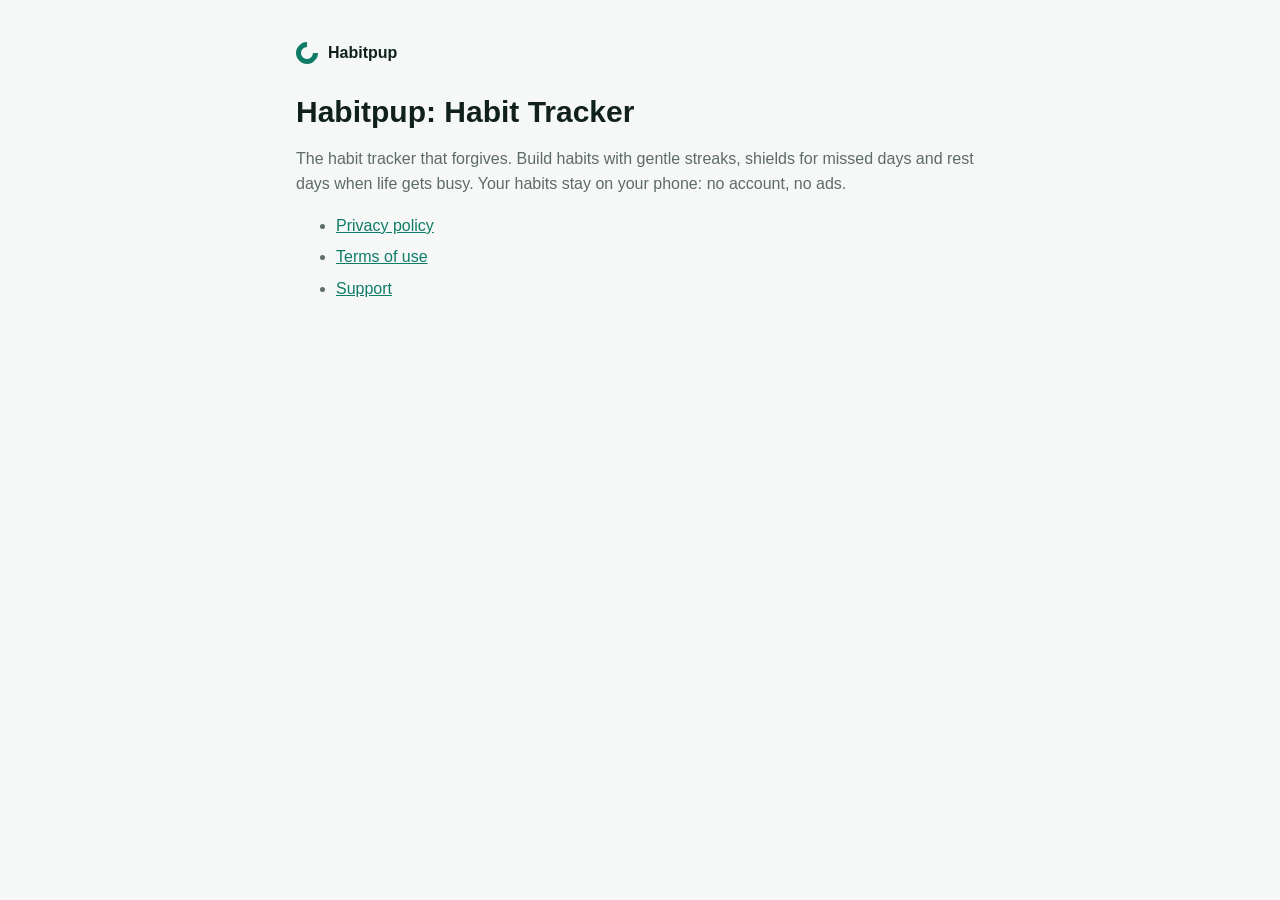
<file: index.html>
<!doctype html>
<html lang="en"><head><meta charset="utf-8"><meta name="viewport" content="width=device-width,initial-scale=1">
<title>Habitpup</title><meta name="description" content="Habitpup, the habit tracker that forgives: privacy policy, terms of use and support.">
<link rel="stylesheet" href="style.css"></head>
<body><main>
<div class="brand"><span class="ring"></span>Habitpup</div>
<h1>Habitpup: Habit Tracker</h1>
<p>The habit tracker that forgives. Build habits with gentle streaks, shields for missed days and rest days when life gets busy. Your habits stay on your phone: no account, no ads.</p>
<ul>
<li><a href="privacy/">Privacy policy</a></li>
<li><a href="terms/">Terms of use</a></li>
<li><a href="support/">Support</a></li>
</ul>
</main></body></html>
</file>
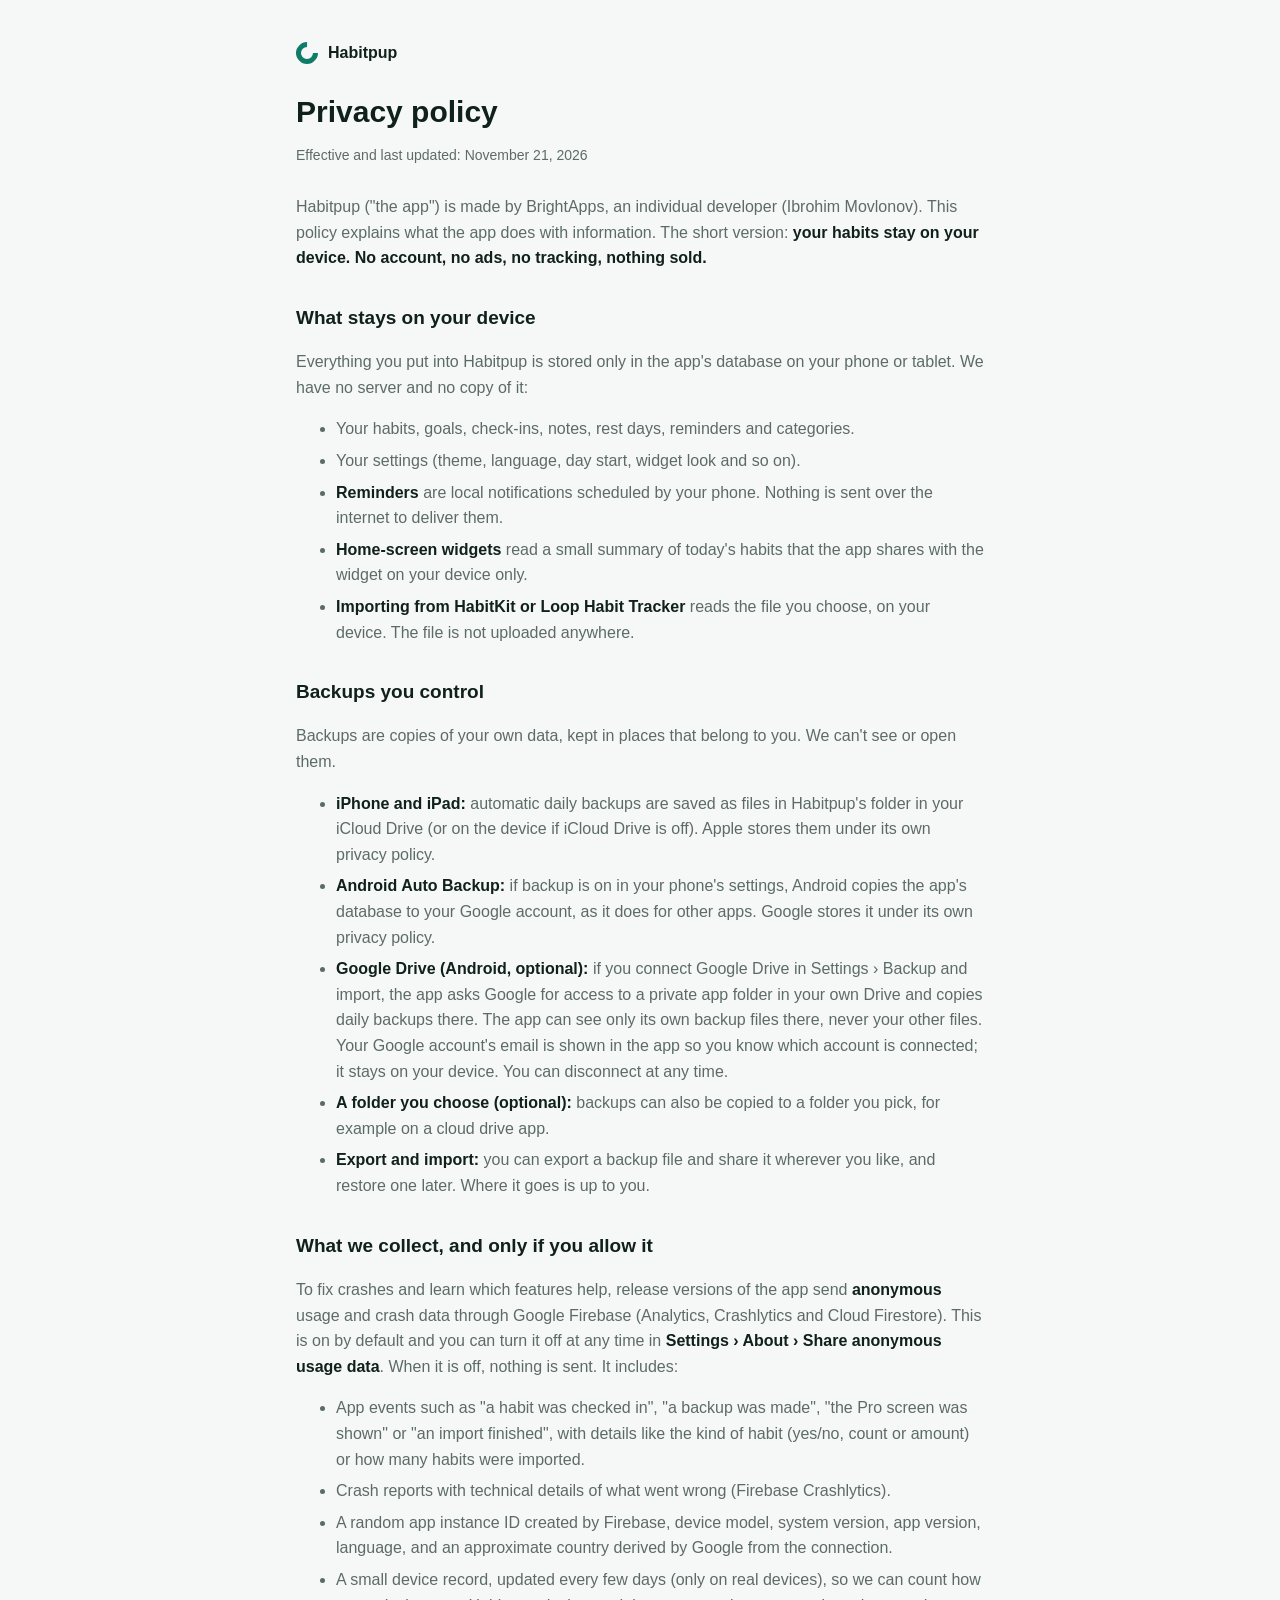
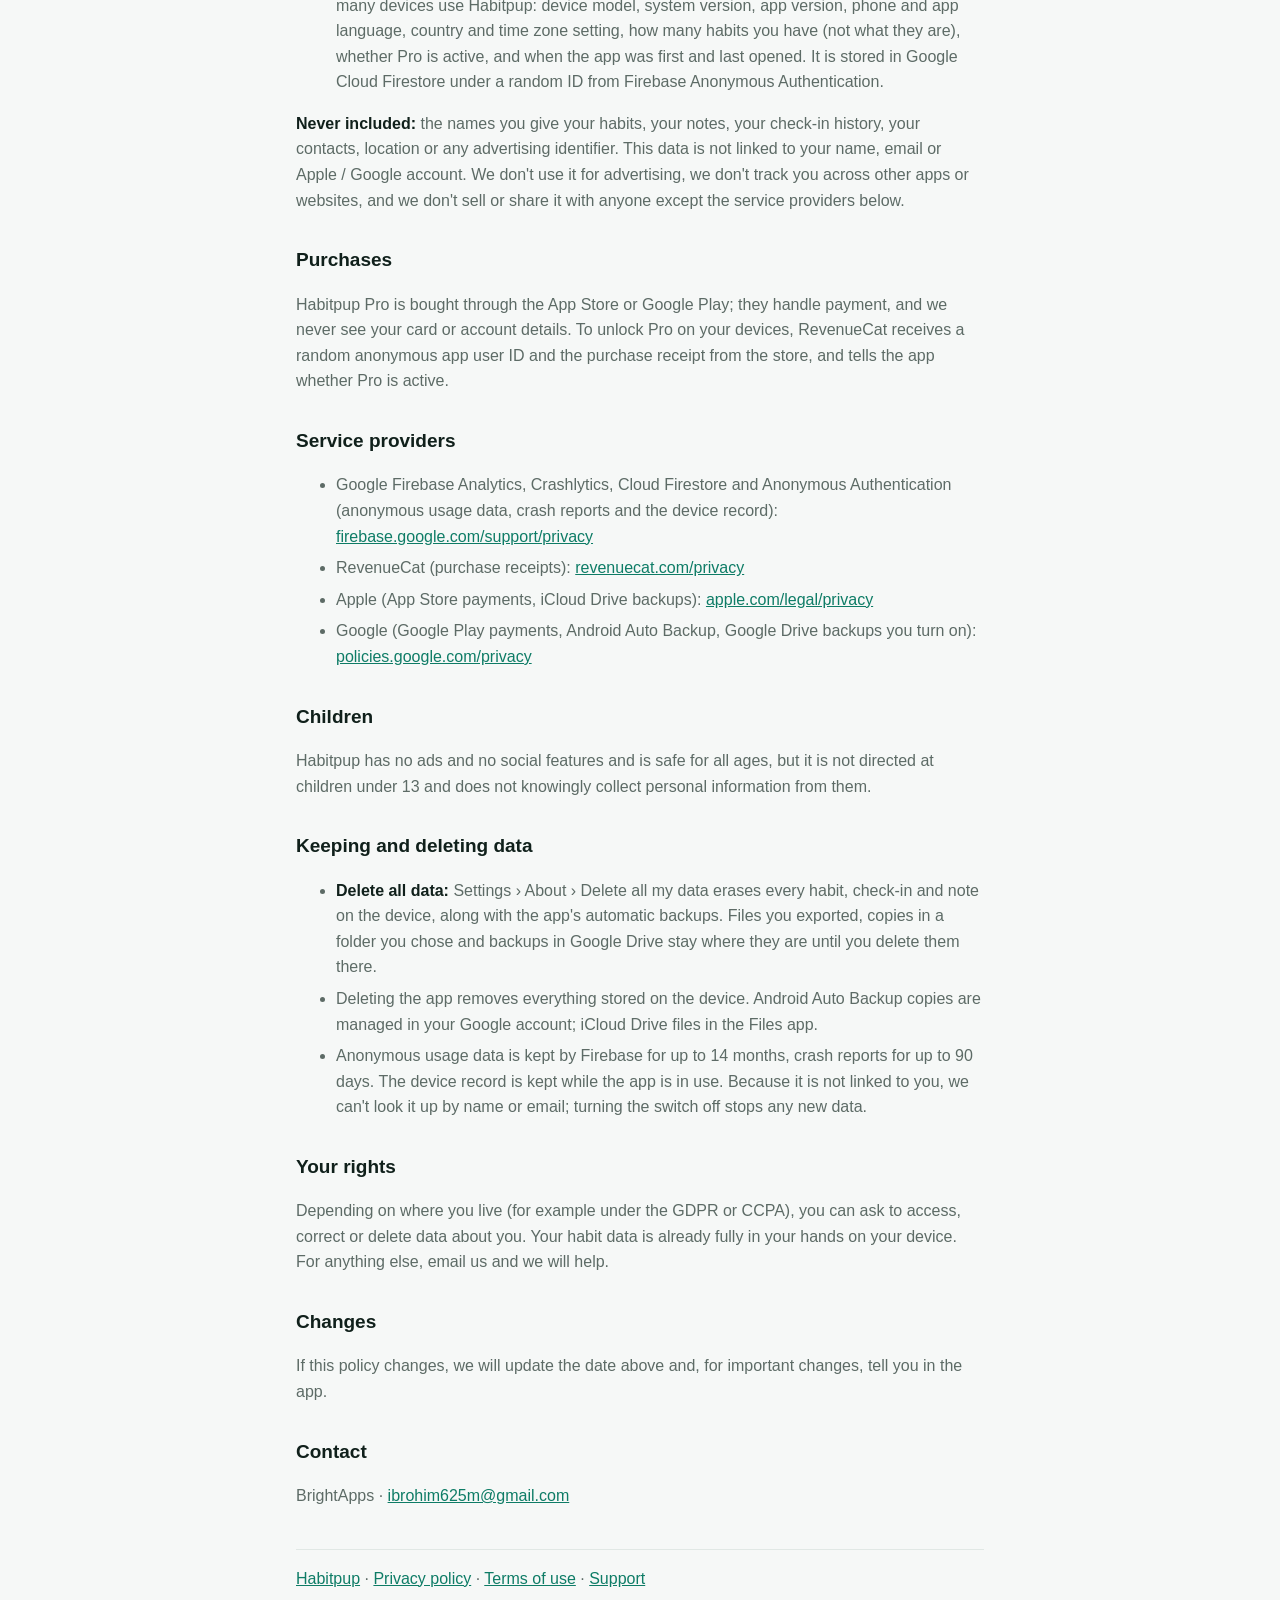
<file: privacy/index.html>
<!doctype html>
<html lang="en"><head><meta charset="utf-8"><meta name="viewport" content="width=device-width,initial-scale=1">
<title>Habitpup Privacy</title><meta name="description" content="How Habitpup handles your data: habits stay on your device, no account, no ads.">
<link rel="stylesheet" href="../style.css"></head>
<body><main>
<div class="brand"><span class="ring"></span>Habitpup</div>
<h1>Privacy policy</h1>
<p class="meta">Effective and last updated: November 21, 2026</p>

<p>Habitpup ("the app") is made by BrightApps, an individual developer (Ibrohim Movlonov). This policy explains what the app does with information. The short version: <strong>your habits stay on your device. No account, no ads, no tracking, nothing sold.</strong></p>

<h2>What stays on your device</h2>
<p>Everything you put into Habitpup is stored only in the app's database on your phone or tablet. We have no server and no copy of it:</p>
<ul>
<li>Your habits, goals, check-ins, notes, rest days, reminders and categories.</li>
<li>Your settings (theme, language, day start, widget look and so on).</li>
<li><strong>Reminders</strong> are local notifications scheduled by your phone. Nothing is sent over the internet to deliver them.</li>
<li><strong>Home-screen widgets</strong> read a small summary of today's habits that the app shares with the widget on your device only.</li>
<li><strong>Importing from HabitKit or Loop Habit Tracker</strong> reads the file you choose, on your device. The file is not uploaded anywhere.</li>
</ul>

<h2>Backups you control</h2>
<p>Backups are copies of your own data, kept in places that belong to you. We can't see or open them.</p>
<ul>
<li><strong>iPhone and iPad:</strong> automatic daily backups are saved as files in Habitpup's folder in your iCloud Drive (or on the device if iCloud Drive is off). Apple stores them under its own privacy policy.</li>
<li><strong>Android Auto Backup:</strong> if backup is on in your phone's settings, Android copies the app's database to your Google account, as it does for other apps. Google stores it under its own privacy policy.</li>
<li><strong>Google Drive (Android, optional):</strong> if you connect Google Drive in Settings › Backup and import, the app asks Google for access to a private app folder in your own Drive and copies daily backups there. The app can see only its own backup files there, never your other files. Your Google account's email is shown in the app so you know which account is connected; it stays on your device. You can disconnect at any time.</li>
<li><strong>A folder you choose (optional):</strong> backups can also be copied to a folder you pick, for example on a cloud drive app.</li>
<li><strong>Export and import:</strong> you can export a backup file and share it wherever you like, and restore one later. Where it goes is up to you.</li>
</ul>

<h2>What we collect, and only if you allow it</h2>
<p>To fix crashes and learn which features help, release versions of the app send <strong>anonymous</strong> usage and crash data through Google Firebase (Analytics, Crashlytics and Cloud Firestore). This is on by default and you can turn it off at any time in <strong>Settings › About › Share anonymous usage data</strong>. When it is off, nothing is sent. It includes:</p>
<ul>
<li>App events such as "a habit was checked in", "a backup was made", "the Pro screen was shown" or "an import finished", with details like the kind of habit (yes/no, count or amount) or how many habits were imported.</li>
<li>Crash reports with technical details of what went wrong (Firebase Crashlytics).</li>
<li>A random app instance ID created by Firebase, device model, system version, app version, language, and an approximate country derived by Google from the connection.</li>
<li>A small device record, updated every few days (only on real devices), so we can count how many devices use Habitpup: device model, system version, app version, phone and app language, country and time zone setting, how many habits you have (not what they are), whether Pro is active, and when the app was first and last opened. It is stored in Google Cloud Firestore under a random ID from Firebase Anonymous Authentication.</li>
</ul>
<p><strong>Never included:</strong> the names you give your habits, your notes, your check-in history, your contacts, location or any advertising identifier. This data is not linked to your name, email or Apple / Google account. We don't use it for advertising, we don't track you across other apps or websites, and we don't sell or share it with anyone except the service providers below.</p>

<h2>Purchases</h2>
<p>Habitpup Pro is bought through the App Store or Google Play; they handle payment, and we never see your card or account details. To unlock Pro on your devices, RevenueCat receives a random anonymous app user ID and the purchase receipt from the store, and tells the app whether Pro is active.</p>

<h2>Service providers</h2>
<ul>
<li>Google Firebase Analytics, Crashlytics, Cloud Firestore and Anonymous Authentication (anonymous usage data, crash reports and the device record): <a href="https://firebase.google.com/support/privacy">firebase.google.com/support/privacy</a></li>
<li>RevenueCat (purchase receipts): <a href="https://www.revenuecat.com/privacy">revenuecat.com/privacy</a></li>
<li>Apple (App Store payments, iCloud Drive backups): <a href="https://www.apple.com/legal/privacy/">apple.com/legal/privacy</a></li>
<li>Google (Google Play payments, Android Auto Backup, Google Drive backups you turn on): <a href="https://policies.google.com/privacy">policies.google.com/privacy</a></li>
</ul>

<h2>Children</h2>
<p>Habitpup has no ads and no social features and is safe for all ages, but it is not directed at children under 13 and does not knowingly collect personal information from them.</p>

<h2>Keeping and deleting data</h2>
<ul>
<li><strong>Delete all data:</strong> Settings › About › Delete all my data erases every habit, check-in and note on the device, along with the app's automatic backups. Files you exported, copies in a folder you chose and backups in Google Drive stay where they are until you delete them there.</li>
<li>Deleting the app removes everything stored on the device. Android Auto Backup copies are managed in your Google account; iCloud Drive files in the Files app.</li>
<li>Anonymous usage data is kept by Firebase for up to 14 months, crash reports for up to 90 days. The device record is kept while the app is in use. Because it is not linked to you, we can't look it up by name or email; turning the switch off stops any new data.</li>
</ul>

<h2>Your rights</h2>
<p>Depending on where you live (for example under the GDPR or CCPA), you can ask to access, correct or delete data about you. Your habit data is already fully in your hands on your device. For anything else, email us and we will help.</p>

<h2>Changes</h2>
<p>If this policy changes, we will update the date above and, for important changes, tell you in the app.</p>

<h2>Contact</h2>
<p>BrightApps · <a href="mailto:ibrohim625m@gmail.com">ibrohim625m@gmail.com</a></p>
<hr><p><a href="../">Habitpup</a> · <a href="../privacy/">Privacy policy</a> · <a href="../terms/">Terms of use</a> · <a href="../support/">Support</a></p>
</main></body></html>
</file>
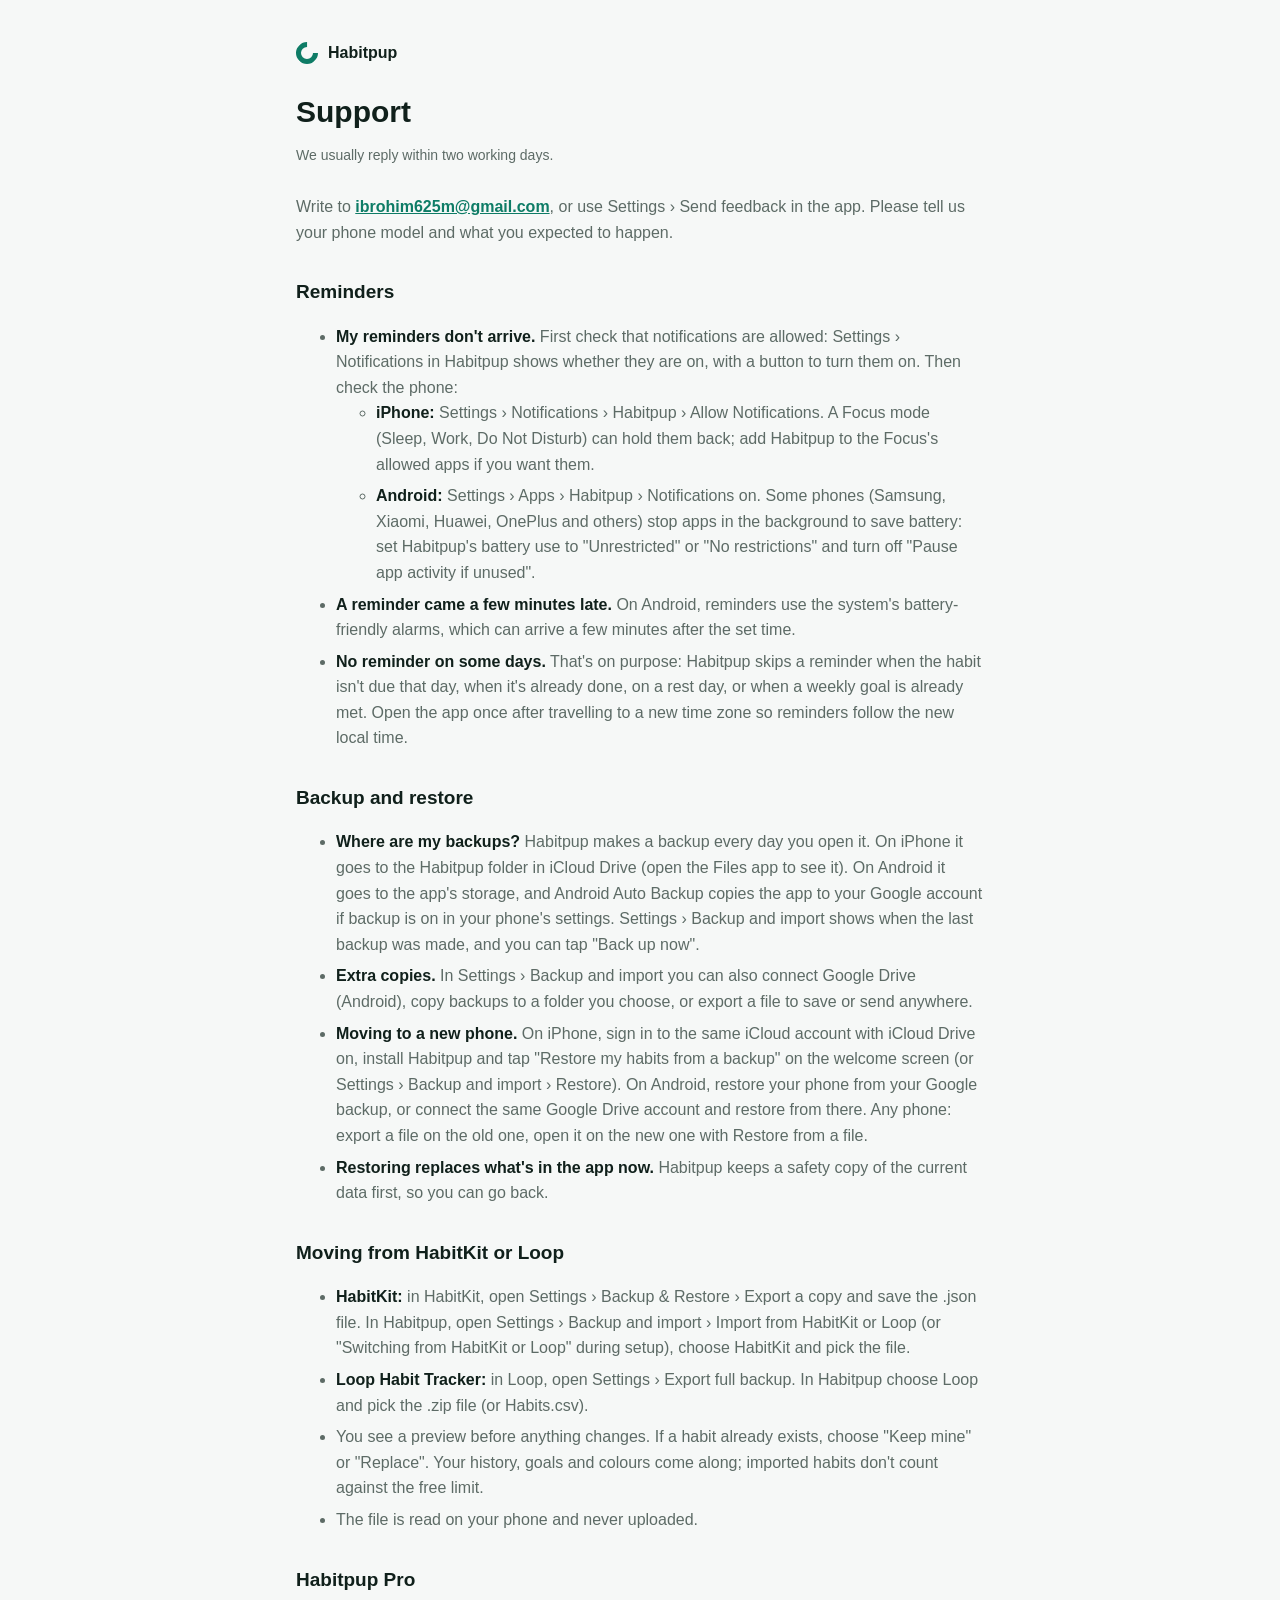
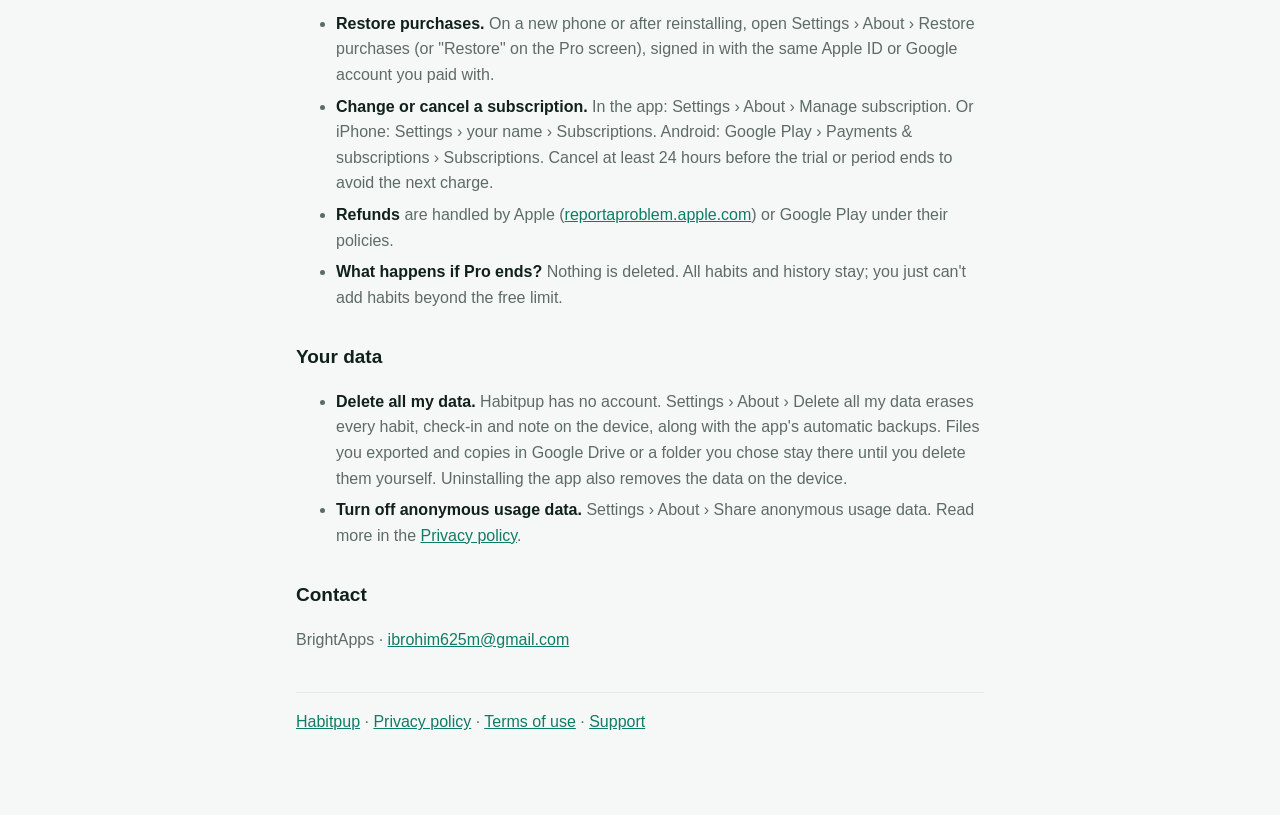
<file: support/index.html>
<!doctype html>
<html lang="en"><head><meta charset="utf-8"><meta name="viewport" content="width=device-width,initial-scale=1">
<title>Habitpup Support</title><meta name="description" content="Help with Habitpup: reminders, backup and restore, moving from HabitKit or Loop, Pro and contact.">
<link rel="stylesheet" href="../style.css"></head>
<body><main>
<div class="brand"><span class="ring"></span>Habitpup</div>
<h1>Support</h1>
<p class="meta">We usually reply within two working days.</p>
<p>Write to <strong><a href="mailto:ibrohim625m@gmail.com?subject=Habitpup%20support">ibrohim625m@gmail.com</a></strong>, or use Settings › Send feedback in the app. Please tell us your phone model and what you expected to happen.</p>

<h2>Reminders</h2>
<ul>
<li><strong>My reminders don't arrive.</strong> First check that notifications are allowed: Settings › Notifications in Habitpup shows whether they are on, with a button to turn them on. Then check the phone:
<ul>
<li><strong>iPhone:</strong> Settings › Notifications › Habitpup › Allow Notifications. A Focus mode (Sleep, Work, Do Not Disturb) can hold them back; add Habitpup to the Focus's allowed apps if you want them.</li>
<li><strong>Android:</strong> Settings › Apps › Habitpup › Notifications on. Some phones (Samsung, Xiaomi, Huawei, OnePlus and others) stop apps in the background to save battery: set Habitpup's battery use to "Unrestricted" or "No restrictions" and turn off "Pause app activity if unused".</li>
</ul></li>
<li><strong>A reminder came a few minutes late.</strong> On Android, reminders use the system's battery-friendly alarms, which can arrive a few minutes after the set time.</li>
<li><strong>No reminder on some days.</strong> That's on purpose: Habitpup skips a reminder when the habit isn't due that day, when it's already done, on a rest day, or when a weekly goal is already met. Open the app once after travelling to a new time zone so reminders follow the new local time.</li>
</ul>

<h2>Backup and restore</h2>
<ul>
<li><strong>Where are my backups?</strong> Habitpup makes a backup every day you open it. On iPhone it goes to the Habitpup folder in iCloud Drive (open the Files app to see it). On Android it goes to the app's storage, and Android Auto Backup copies the app to your Google account if backup is on in your phone's settings. Settings › Backup and import shows when the last backup was made, and you can tap "Back up now".</li>
<li><strong>Extra copies.</strong> In Settings › Backup and import you can also connect Google Drive (Android), copy backups to a folder you choose, or export a file to save or send anywhere.</li>
<li><strong>Moving to a new phone.</strong> On iPhone, sign in to the same iCloud account with iCloud Drive on, install Habitpup and tap "Restore my habits from a backup" on the welcome screen (or Settings › Backup and import › Restore). On Android, restore your phone from your Google backup, or connect the same Google Drive account and restore from there. Any phone: export a file on the old one, open it on the new one with Restore from a file.</li>
<li><strong>Restoring replaces what's in the app now.</strong> Habitpup keeps a safety copy of the current data first, so you can go back.</li>
</ul>

<h2>Moving from HabitKit or Loop</h2>
<ul>
<li><strong>HabitKit:</strong> in HabitKit, open Settings › Backup &amp; Restore › Export a copy and save the .json file. In Habitpup, open Settings › Backup and import › Import from HabitKit or Loop (or "Switching from HabitKit or Loop" during setup), choose HabitKit and pick the file.</li>
<li><strong>Loop Habit Tracker:</strong> in Loop, open Settings › Export full backup. In Habitpup choose Loop and pick the .zip file (or Habits.csv).</li>
<li>You see a preview before anything changes. If a habit already exists, choose "Keep mine" or "Replace". Your history, goals and colours come along; imported habits don't count against the free limit.</li>
<li>The file is read on your phone and never uploaded.</li>
</ul>

<h2>Habitpup Pro</h2>
<ul>
<li><strong>Restore purchases.</strong> On a new phone or after reinstalling, open Settings › About › Restore purchases (or "Restore" on the Pro screen), signed in with the same Apple ID or Google account you paid with.</li>
<li><strong>Change or cancel a subscription.</strong> In the app: Settings › About › Manage subscription. Or iPhone: Settings › your name › Subscriptions. Android: Google Play › Payments &amp; subscriptions › Subscriptions. Cancel at least 24 hours before the trial or period ends to avoid the next charge.</li>
<li><strong>Refunds</strong> are handled by Apple (<a href="https://reportaproblem.apple.com">reportaproblem.apple.com</a>) or Google Play under their policies.</li>
<li><strong>What happens if Pro ends?</strong> Nothing is deleted. All habits and history stay; you just can't add habits beyond the free limit.</li>
</ul>

<h2>Your data</h2>
<ul>
<li><strong>Delete all my data.</strong> Habitpup has no account. Settings › About › Delete all my data erases every habit, check-in and note on the device, along with the app's automatic backups. Files you exported and copies in Google Drive or a folder you chose stay there until you delete them yourself. Uninstalling the app also removes the data on the device.</li>
<li><strong>Turn off anonymous usage data.</strong> Settings › About › Share anonymous usage data. Read more in the <a href="../privacy/">Privacy policy</a>.</li>
</ul>

<h2>Contact</h2>
<p>BrightApps · <a href="mailto:ibrohim625m@gmail.com?subject=Habitpup%20support">ibrohim625m@gmail.com</a></p>
<hr><p><a href="../">Habitpup</a> · <a href="../privacy/">Privacy policy</a> · <a href="../terms/">Terms of use</a> · <a href="../support/">Support</a></p>
</main></body></html>
</file>
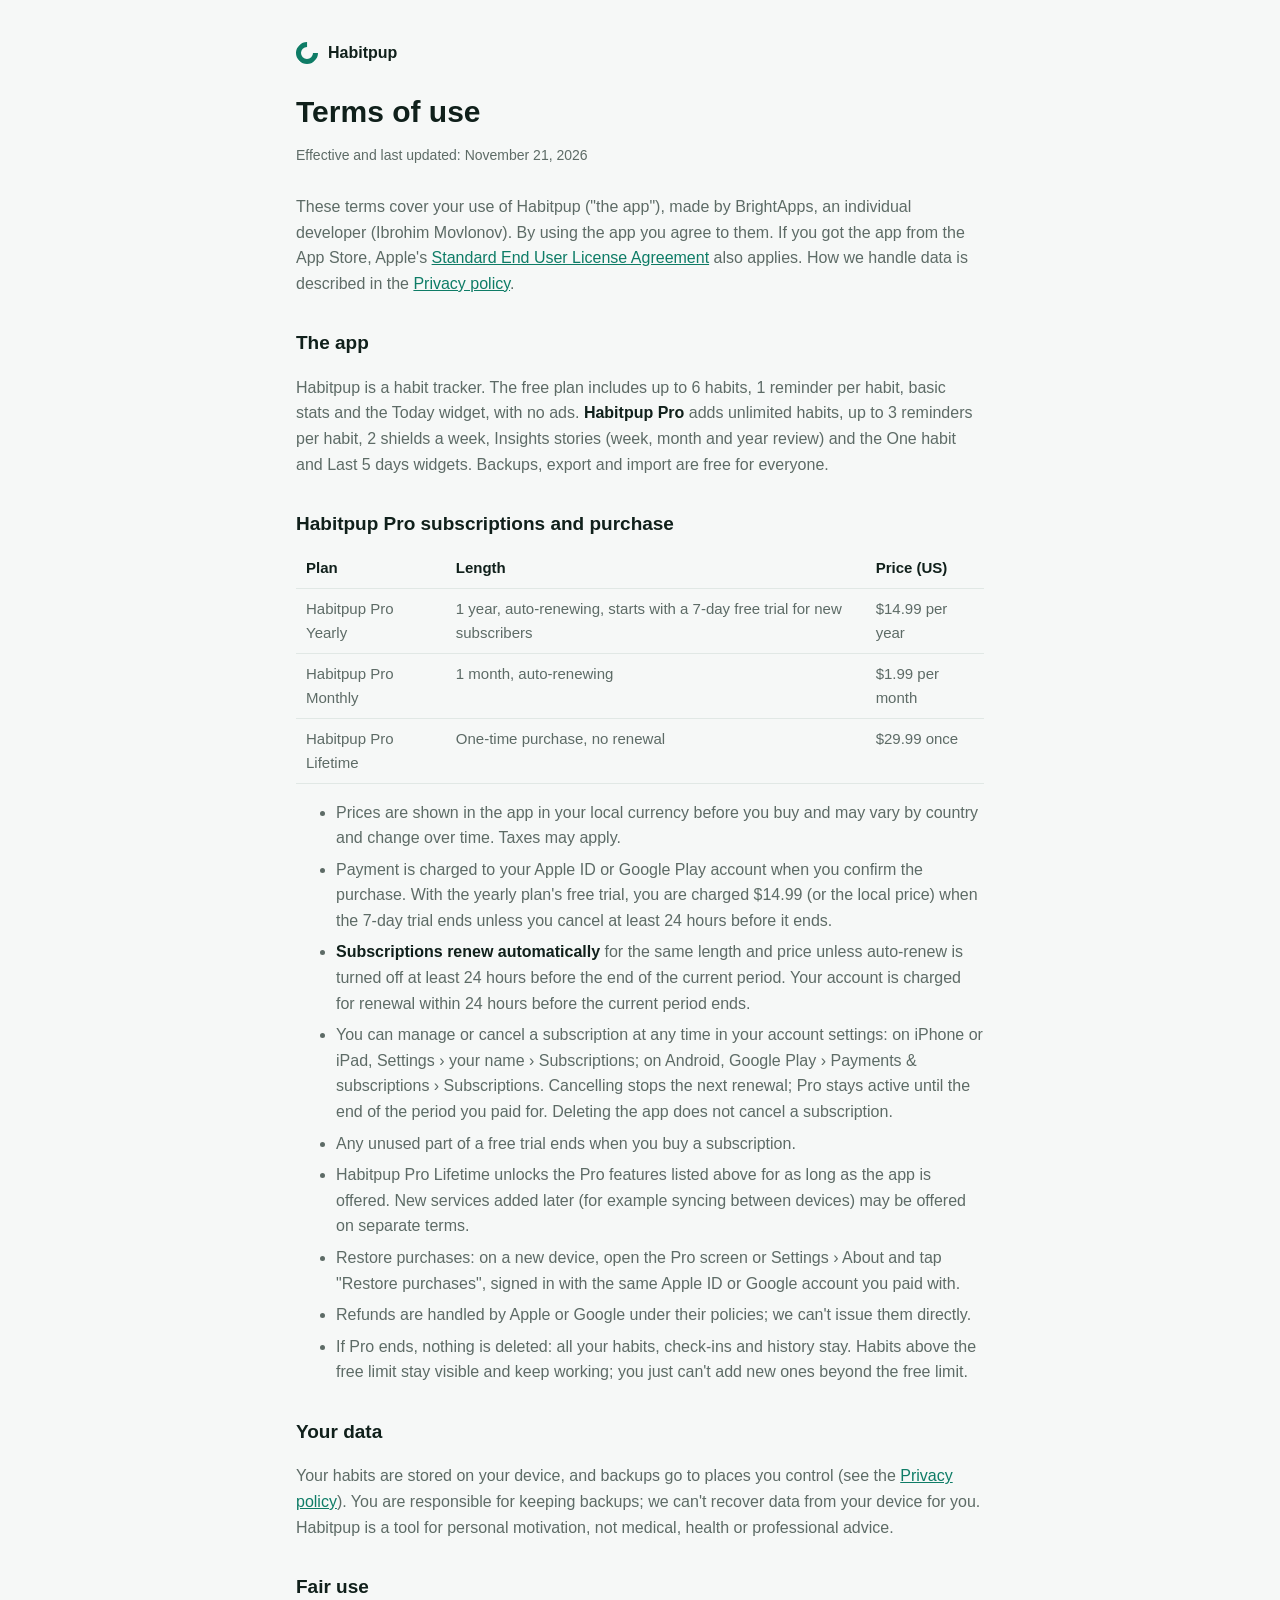
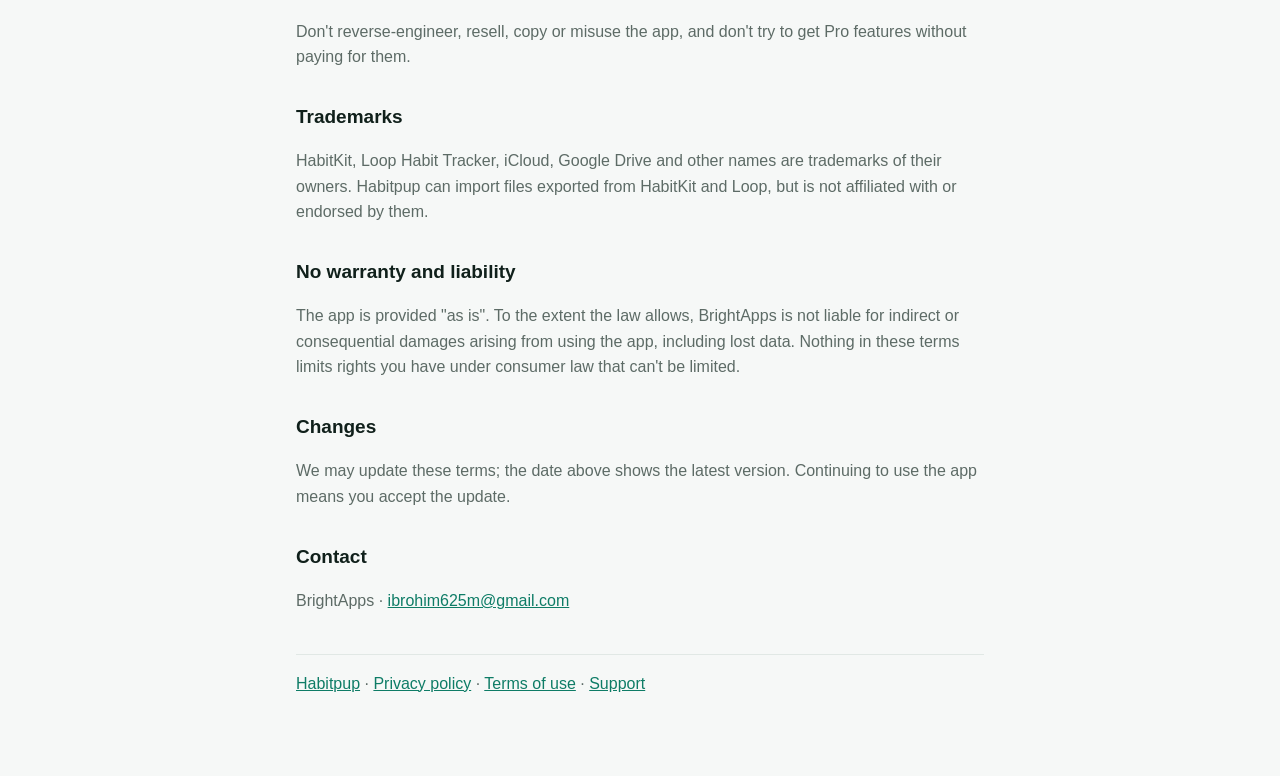
<file: terms/index.html>
<!doctype html>
<html lang="en"><head><meta charset="utf-8"><meta name="viewport" content="width=device-width,initial-scale=1">
<title>Habitpup Terms</title><meta name="description" content="Terms of use for Habitpup, including Habitpup Pro subscription terms.">
<link rel="stylesheet" href="../style.css"></head>
<body><main>
<div class="brand"><span class="ring"></span>Habitpup</div>
<h1>Terms of use</h1>
<p class="meta">Effective and last updated: November 21, 2026</p>

<p>These terms cover your use of Habitpup ("the app"), made by BrightApps, an individual developer (Ibrohim Movlonov). By using the app you agree to them. If you got the app from the App Store, Apple's <a href="https://www.apple.com/legal/internet-services/itunes/dev/stdeula/">Standard End User License Agreement</a> also applies. How we handle data is described in the <a href="../privacy/">Privacy policy</a>.</p>

<h2>The app</h2>
<p>Habitpup is a habit tracker. The free plan includes up to 6 habits, 1 reminder per habit, basic stats and the Today widget, with no ads. <strong>Habitpup Pro</strong> adds unlimited habits, up to 3 reminders per habit, 2 shields a week, Insights stories (week, month and year review) and the One habit and Last 5 days widgets. Backups, export and import are free for everyone.</p>

<h2>Habitpup Pro subscriptions and purchase</h2>
<table>
<tr><th>Plan</th><th>Length</th><th>Price (US)</th></tr>
<tr><td>Habitpup Pro Yearly</td><td>1 year, auto-renewing, starts with a 7-day free trial for new subscribers</td><td>$14.99 per year</td></tr>
<tr><td>Habitpup Pro Monthly</td><td>1 month, auto-renewing</td><td>$1.99 per month</td></tr>
<tr><td>Habitpup Pro Lifetime</td><td>One-time purchase, no renewal</td><td>$29.99 once</td></tr>
</table>
<ul>
<li>Prices are shown in the app in your local currency before you buy and may vary by country and change over time. Taxes may apply.</li>
<li>Payment is charged to your Apple ID or Google Play account when you confirm the purchase. With the yearly plan's free trial, you are charged $14.99 (or the local price) when the 7-day trial ends unless you cancel at least 24 hours before it ends.</li>
<li><strong>Subscriptions renew automatically</strong> for the same length and price unless auto-renew is turned off at least 24 hours before the end of the current period. Your account is charged for renewal within 24 hours before the current period ends.</li>
<li>You can manage or cancel a subscription at any time in your account settings: on iPhone or iPad, Settings › your name › Subscriptions; on Android, Google Play › Payments &amp; subscriptions › Subscriptions. Cancelling stops the next renewal; Pro stays active until the end of the period you paid for. Deleting the app does not cancel a subscription.</li>
<li>Any unused part of a free trial ends when you buy a subscription.</li>
<li>Habitpup Pro Lifetime unlocks the Pro features listed above for as long as the app is offered. New services added later (for example syncing between devices) may be offered on separate terms.</li>
<li>Restore purchases: on a new device, open the Pro screen or Settings › About and tap "Restore purchases", signed in with the same Apple ID or Google account you paid with.</li>
<li>Refunds are handled by Apple or Google under their policies; we can't issue them directly.</li>
<li>If Pro ends, nothing is deleted: all your habits, check-ins and history stay. Habits above the free limit stay visible and keep working; you just can't add new ones beyond the free limit.</li>
</ul>

<h2>Your data</h2>
<p>Your habits are stored on your device, and backups go to places you control (see the <a href="../privacy/">Privacy policy</a>). You are responsible for keeping backups; we can't recover data from your device for you. Habitpup is a tool for personal motivation, not medical, health or professional advice.</p>

<h2>Fair use</h2>
<p>Don't reverse-engineer, resell, copy or misuse the app, and don't try to get Pro features without paying for them.</p>

<h2>Trademarks</h2>
<p>HabitKit, Loop Habit Tracker, iCloud, Google Drive and other names are trademarks of their owners. Habitpup can import files exported from HabitKit and Loop, but is not affiliated with or endorsed by them.</p>

<h2>No warranty and liability</h2>
<p>The app is provided "as is". To the extent the law allows, BrightApps is not liable for indirect or consequential damages arising from using the app, including lost data. Nothing in these terms limits rights you have under consumer law that can't be limited.</p>

<h2>Changes</h2>
<p>We may update these terms; the date above shows the latest version. Continuing to use the app means you accept the update.</p>

<h2>Contact</h2>
<p>BrightApps · <a href="mailto:ibrohim625m@gmail.com">ibrohim625m@gmail.com</a></p>
<hr><p><a href="../">Habitpup</a> · <a href="../privacy/">Privacy policy</a> · <a href="../terms/">Terms of use</a> · <a href="../support/">Support</a></p>
</main></body></html>
</file>
<file: style.css>
:root{--bg:#0B1411;--text:#EEF5F2;--text2:#A2B2AC;--line:#1E2C27;--accent:#3FE0B0}
@media (prefers-color-scheme:light){:root{--bg:#F6F8F7;--text:#10201B;--text2:#5D6B66;--line:#E1E8E5;--accent:#0E7C66}}
*{box-sizing:border-box}
body{margin:0;background:var(--bg);color:var(--text);font:16px/1.6 -apple-system,BlinkMacSystemFont,"Segoe UI",Inter,Roboto,sans-serif}
main{max-width:720px;margin:0 auto;padding:40px 16px 64px}
h1{font-size:30px;line-height:1.2;margin:0 0 6px}
h2{font-size:19px;margin:32px 0 8px}
p,li{color:var(--text2)}
li{margin-bottom:6px}
strong{color:var(--text)}
a{color:var(--accent)}
table{border-collapse:collapse;width:100%;margin:8px 0 16px;font-size:15px}
th,td{text-align:left;padding:8px 10px;border-bottom:1px solid var(--line);color:var(--text2);vertical-align:top}
th{color:var(--text)}
.meta{color:var(--text2);font-size:14px;margin-bottom:28px}
.brand{display:flex;align-items:center;gap:10px;font-weight:600;margin-bottom:28px}
.ring{width:22px;height:22px;border-radius:50%;border:5px solid var(--accent);border-right-color:transparent;transform:rotate(-45deg)}
hr{border:0;border-top:1px solid var(--line);margin:40px 0 16px}
</file>
